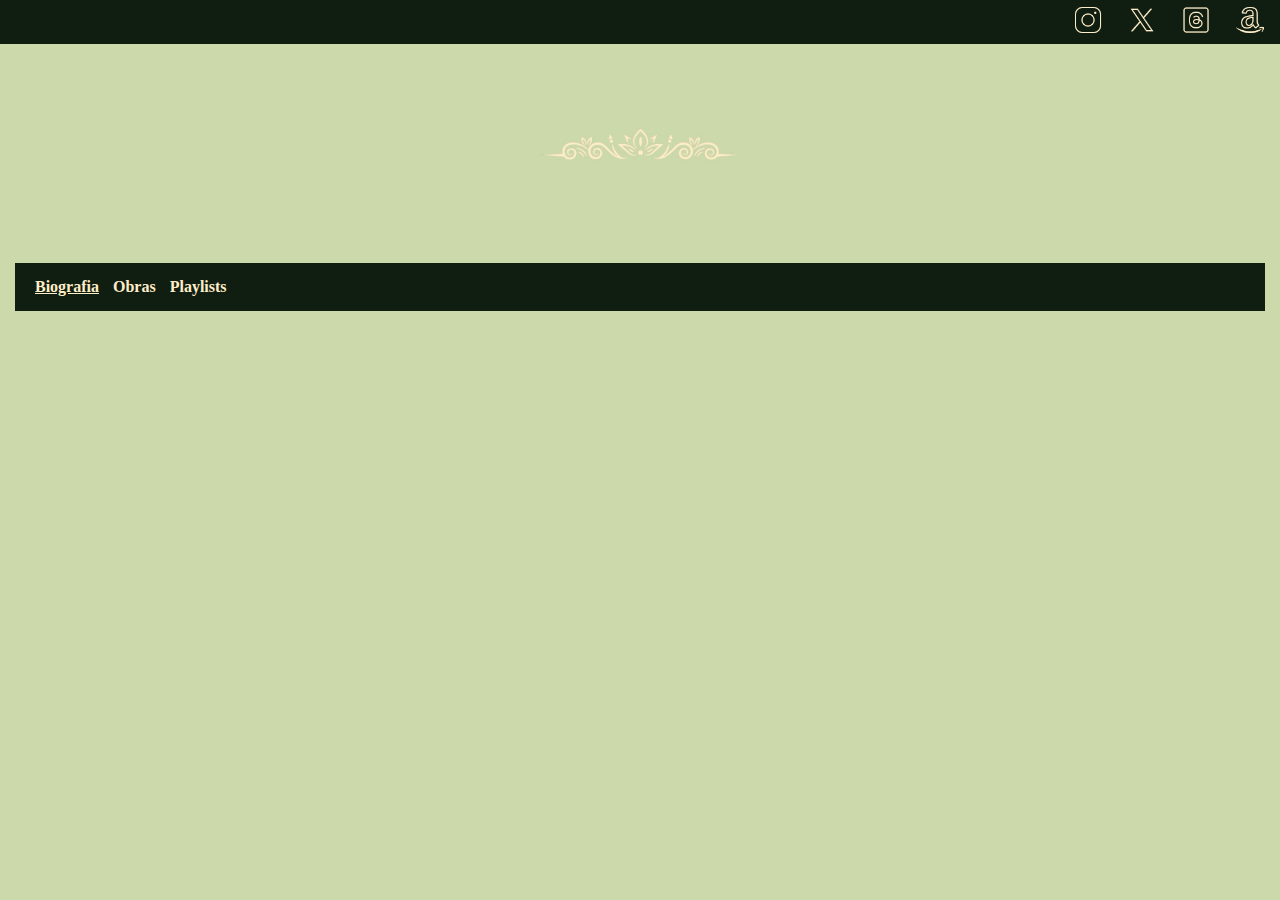
<file: index.html>
<!DOCTYPE html>
<html lang="pt-BR">

    <head>
        <meta charset="UTF-8" />
        <meta name="viewport" content="width=device-width, initial-scale=1.0" />
        <title>Angelina Safrite</title>
        <link rel="shortcut icon" href="Imagens/crown.ico">
        <link rel="stylesheet" href="style.css">
    </head>

    <body>

        <!--Links Externos-->
       <header>
        <nav>
            <a href="https://www.instagram.com/angelinasafrite?utm_source=ig_web_button_share_sheet&igsh=ZDNlZDc0MzIxNw==" target="_blank"><img src="Imagens/instagram.png" width="30px" height="30px"></a>
            <a href="https://x.com/angelinasafrite?s=20" target="_blank"><img src="Imagens/x.png" width="30px" height="30px"></a>
            <a href="https://www.threads.com/@angelinasafrite" target="_blank"><img src="Imagens/threads.png" width="30px" height="30px"></a>  
            <a href="https://www.amazon.com.br/stores/author/B0DPDC7CL7?ingress=0&visitId=71492c7d-3f2a-42d7-96db-d183e5b0d37c" target="_blank"><img src="Imagens/amazon.png" width="30px" height="30px"></a> 
        </nav>
       </header>

       <!--Imagem Header-->
       <div style="text-align: center;">
        <img src="Imagens/header.jpeg" alt="Descrição da imagem" width="" height="200">
       </div>

       <!--Navegação Interna-->
        <div class="a">
            <nav>
                <a href ="biografia.html" style="text-decoration: underline;">Biografia</a>
                <a href="obras.html" target="_blank">Obras</a>
                <a href="playlist.html" target="_blank">Playlists</a>
            </nav>
        </div>

    </body>
</html>
</file>
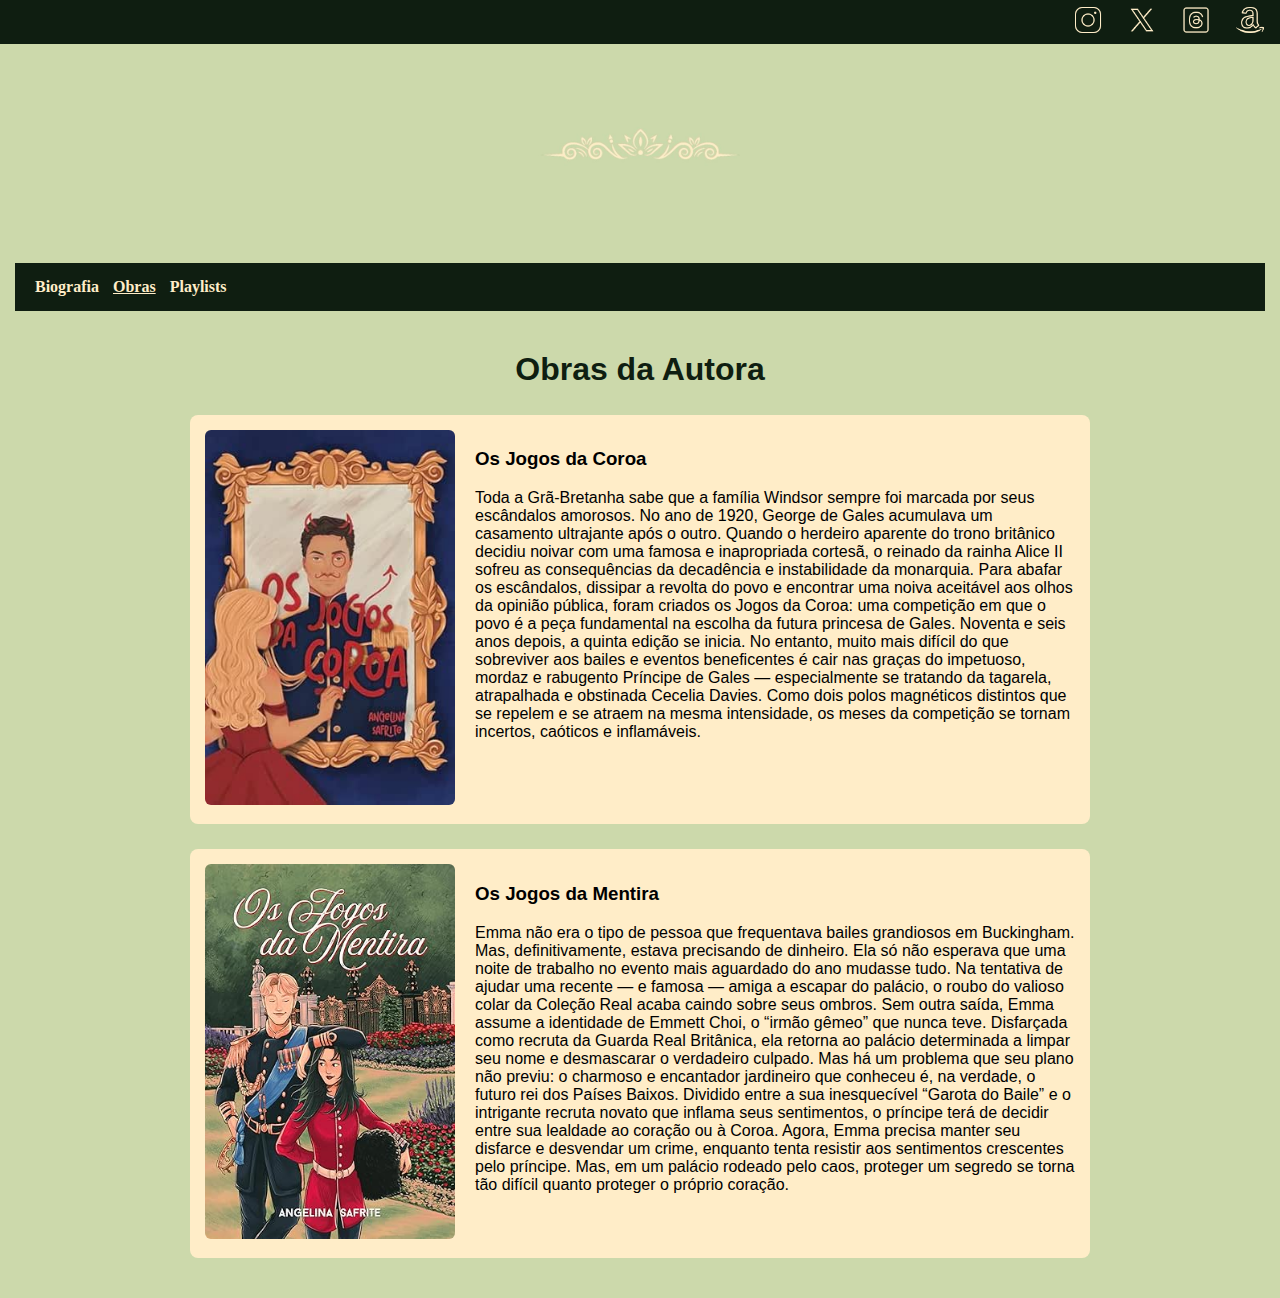
<file: obras.html>
<!DOCTYPE html>
<html lang="pt-BR">

    <head>
        <meta charset="UTF-8" />
        <meta name="viewport" content="width=device-width, initial-scale=1.0" />
        <title>Angelina Safrite</title>
        <link rel="stylesheet" href="style.css">
    </head>

    <body>
        <!--Links Externos-->
        <header>
            <nav>
                <a href="https://www.instagram.com/angelinasafrite?utm_source=ig_web_button_share_sheet&igsh=ZDNlZDc0MzIxNw==" target="_blank"><img src="Imagens/instagram.png" width="30px" height="30px"></a>
                <a href="https://x.com/angelinasafrite?s=20" target="_blank"><img src="Imagens/x.png" width="30px" height="30px"></a>
                <a href="https://www.threads.com/@angelinasafrite" target="_blank"><img src="Imagens/threads.png" width="30px" height="30px"></a>   
                <a href="https://www.amazon.com.br/stores/author/B0DPDC7CL7?ingress=0&visitId=71492c7d-3f2a-42d7-96db-d183e5b0d37c" target="_blank"><img src="Imagens/amazon.png" width="30px" height="30px"></a> 
            </nav>
        </header>

        <!--Imagem Header-->
        <div style="text-align: center;">
        <img src="Imagens/header.jpeg" alt="Descrição da imagem" width="" height="200">
        </div>

        <!--Navegação Interna-->
        <div class="a">
            <nav>
                <a href ="biografia.html" target="_blank">Biografia</a>
                <a href="obras.html" style="text-decoration: underline;">Obras</a>
                <a href="playlist.html" target="_blank">Playlists</a>
            </nav>
        </div>

        <!-- Expositório de Obras -->
        <section style="max-width: 900px; margin: 40px auto; font-family: Arial;">
            
            <h2 style="text-align: center; font-size: 2rem;">Obras da Autora</h2>

            <!-- Obra 1 -->
            <div style="
                display: flex;
                gap: 20px;
                background: #ffedc8;
                padding: 15px;
                border-radius: 8px;
                margin-top: 25px;
            ">
                <a href="https://a.co/d/3CGeXua" target="_blank"><img src="Imagens/OJDC.jpg" alt="Os Jogos da Coroa"
                    style="width: 250px; height: auto; border-radius: 6px;"></a>

                <div style="flex: 1;">
                    <h3>Os Jogos da Coroa</h3>
                    <p>
                        Toda a Grã-Bretanha sabe que a família Windsor sempre foi marcada por seus escândalos amorosos. 
                        No ano de 1920, George de Gales acumulava um casamento ultrajante após o outro. Quando o herdeiro 
                        aparente do trono britânico decidiu noivar com uma famosa e inapropriada cortesã, o reinado da 
                        rainha Alice II sofreu as consequências da decadência e instabilidade da monarquia.

                        Para abafar os escândalos, dissipar a revolta do povo e encontrar uma noiva aceitável aos olhos 
                        da opinião pública, foram criados os Jogos da Coroa: uma competição em que o povo é a peça 
                        fundamental na escolha da futura princesa de Gales.

                        Noventa e seis anos depois, a quinta edição se inicia. No entanto, muito mais difícil do que 
                        sobreviver aos bailes e eventos beneficentes é cair nas graças do impetuoso, mordaz e rabugento 
                        Príncipe de Gales — especialmente se tratando da tagarela, atrapalhada e obstinada Cecelia Davies.

                        Como dois polos magnéticos distintos que se repelem e se atraem na mesma intensidade, os meses 
                        da competição se tornam incertos, caóticos e inflamáveis.
                    </p>
                </div>
            </div>

            <!-- Obra 2 -->
            <div style="
                display: flex;
                gap: 20px;
                background: #ffedc8;
                padding: 15px;
                border-radius: 8px;
                margin-top: 25px;
            ">
                <a href="https://a.co/d/5Y6iXgm" target="_blank"><img src="Imagens/OJDM.jpg" alt="Os Jogos da Mentira" 
                    style="width: 250px; height: auto; border-radius: 6px;"></a>

                <div style="flex: 1;">
                    <h3>Os Jogos da Mentira</h3>
                    <p>
                        Emma não era o tipo de pessoa que frequentava bailes grandiosos em Buckingham. Mas, definitivamente, estava precisando de dinheiro. Ela só não esperava que uma noite de trabalho no evento mais aguardado do ano mudasse tudo.

                        Na tentativa de ajudar uma recente — e famosa — amiga a escapar do palácio, o roubo do valioso colar da Coleção Real acaba caindo sobre seus ombros. Sem outra saída, Emma assume a identidade de Emmett Choi, o “irmão gêmeo” que nunca teve. Disfarçada como recruta da Guarda Real Britânica, ela retorna ao palácio determinada a limpar seu nome e desmascarar o verdadeiro culpado.

                        Mas há um problema que seu plano não previu: o charmoso e encantador jardineiro que conheceu é, na verdade, o futuro rei dos Países Baixos. Dividido entre a sua inesquecível “Garota do Baile” e o intrigante recruta novato que inflama seus sentimentos, o príncipe terá de decidir entre sua lealdade ao coração ou à Coroa.

                        Agora, Emma precisa manter seu disfarce e desvendar um crime, enquanto tenta resistir aos sentimentos crescentes pelo príncipe. Mas, em um palácio rodeado pelo caos, proteger um segredo se torna tão difícil quanto proteger o próprio coração.
                    </p>
                </div>
            </div>

        </section>


        </section>
    </body>
</html>
</file>
<file: style.css>
/*Fonte*/
@import url('https://fonts.googleapis.com/css2?family=Cormorant+Garamond:ital,wght@0,300..700;1,300..700&display=swap');

h1{
    color: #ffedc8;
}

h2{
    color: #0f1e11;
}

body {
    margin: 0;
    padding: 0;
    background-color: #CCD9AB;
}

/*Header do Menu*/
header {
    background-color: #0f1e11;
    padding: 5px;
    text-align:right;
}
header nav a {
    padding: 10px;
}


.a {
    background-color: #0f1e11;
    padding: 15px;
    margin: 15px;
}
div nav a {
    color: #ffedc8;
    text-decoration: none;
    padding: 5px;
    font-weight: bold;
}
div nav a:hover {
    text-decoration: underline;
}
</file>
